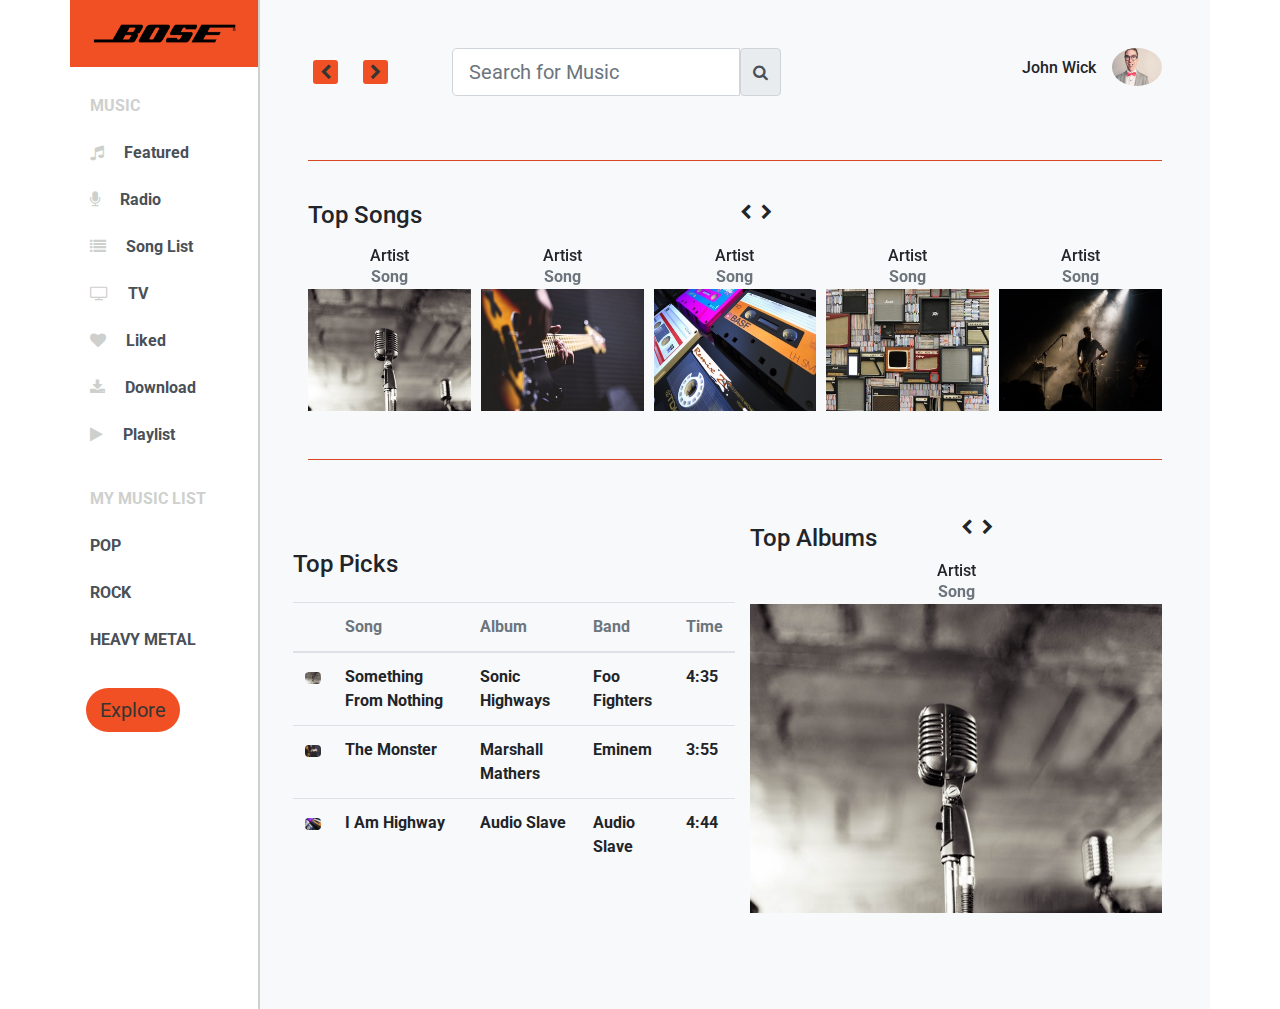
<file: index.html>
<!DOCTYPE html>
<html lang="en">

<head>
  <title>Music App</title>
  <!-- Required meta tags -->
  <meta charset="utf-8" />
  <meta name="viewport" content="width=device-width, initial-scale=1, shrink-to-fit=no" />

  <!-- Bootstrap CSS -->
  <link rel="stylesheet" href="css/bootstrap.min.css" />
  <!-- main.css -->
  <link rel="stylesheet" href="css/main.css" />
  <!-- font awesome -->
  <link rel="stylesheet" href="font-awesome-4.7.0/css/font-awesome.min.css" />
  <!-- google fonts -->
  <link href="https://fonts.googleapis.com/css?family=Roboto" rel="stylesheet" />
  <!-- owl carousel -->
  <link rel="stylesheet" href="owl/owl.carousel.min.css" />
  <link rel="stylesheet" href="owl/owl.theme.default.min.css" />
</head>

<body>

  <!--NAVBAR SECTION-->
  <div class="container">
    <div class="row">
      <!--Side Bar-->
      <div class="col-md-3 col-lg-2 order-2 order-md-1 col-10 mx-auto d-flex flex-column no-padding sidebar ">


        <!--Music Col-->
        <div class="music mt-0">
          <ul class="list-group list-group-flush">
            <div class="list-group-item nav-logo py-2">
              <img src="images/logo.png" alt="logo" class="img-fluid my-3" width="300">
            </div>
            <div class="list-group-item text-uppercase nav-color mt-3">music</div>
            <a href="#" class="list-group-item list-group-item-action text-capitalize">
              <i class="fa fa-music mr-3 nav-color"></i>
              featured
            </a>
            <a href="#" class="list-group-item list-group-item-action text-capitalize">
              <i class="fa fa-microphone mr-3 nav-color"></i>
              radio
            </a>

            <a href="#" class="list-group-item list-group-item-action text-capitalize">
              <i class="fa fa-list mr-3 nav-color"></i>
              song list
            </a>
            <a href="#" class="list-group-item list-group-item-action text-uppercase">
              <i class="fa fa-tv mr-3 nav-color"></i>
              tv
            </a>
            <a href="#" class="list-group-item list-group-item-action text-capitalize">
              <i class="fa fa-heart mr-3 nav-color"></i>
              liked
            </a>
            <a href="#" class="list-group-item list-group-item-action text-capitalize">
              <i class="fa fa-download mr-3 nav-color"></i>
              download
            </a>
            <a href="#" class="list-group-item list-group-item-action text-capitalize">
              <i class="fa fa-play mr-3 nav-color"></i>
              playlist
            </a>
          </ul>
        </div>
        <!--End of Music Col-->

        <!--My Music Section-->
        <!--My Music List-->
        <div class="my-music-list">
          <ul class="list-group list-group-flush">
            <div class="list-group-item text-uppercase nav-color mt-3">
              my music list
            </div>
            <a href="" class="list-group-item list-group-item-action text-uppercase">
              pop
            </a>
            <a href="" class="list-group-item list-group-item-action text-uppercase">
              rock
            </a>
            <a href="" class="list-group-item list-group-item-action text-uppercase">
              heavy metal
            </a>

          </ul>
          <a href="#" class="btn nav-btn w-50 mt-4 mx-3 d-block text-capitalize">explore</a>
        </div>
        <!--End of My Music List-->
        <!--End of My Music Section-->
      </div>
      <!--End of Side Bar-->


      <!--MAIN CONTAIN SECTION-->
      <div class="col-md-9 col-lg-10 order-1 order-md-2 content bg-light p-5">
        <!--Main Row-->
        <div class="row">
          <div class="col d-flex flex-wrap justify-content-between pb-5">
            <!--Nav Search-->
            <div class="nav-search d-flex flex-wrap">
              <div class="nav-icons mr-5 align-self-center">
                <a href="index.html" class=""><i class="fa fa-chevron-left icon mr-3"></i></a>
                <a href="second.html" class=""><i class="fa fa-chevron-right icon mr-3"></i></a>
              </div>
              <!--End of Nav Search-->

              <!--Form-->
              <form>
                <div class="input-group">
                  <input type="text" class="form-control form-control-lg" placeholder="Search for Music">
                  <span class="input-group-text">
                    <i class="fa fa-search"></i>
                  </span>
                </div>
              </form>
              <!--End of Form-->
            </div>
            <!--End of Nav Search-->

            <!--Avatar-->
            <div class="avatar-icon d-flex flex-wrap">
              <h6 class="mr-3 align-self-center">John Wick</h6>
              <a href="#"><img src="images/team-1.jpg" alt="team member" class="img-fluid rounded-circle"
                  width="50"></a>
            </div>
            <!--End of Avatar-->

          </div>
        </div>
        <!--End of Main Row-->
        <hr>
        <!--Pictures Navigation-->
        <div class="row">
          <div class="col pt-4 pb-2">
            <h4 class="text-capitalize">
              top songs
            </h4>
          </div>
        </div>
        <!--End of Pictures Navigation-->

        <!--Pictures Row-->
        <div class="row mb-5">
          <div class="col-12">
            <div id="top-songs" class="owl-carousel owl-theme">
              <div class="item text-center text-capitalize">
                <h6 class="mb-0 ">artist</h6>
                <p class="text-muted mb-0">song</p>
                <div class="img-container">
                  <img src="images/music-1.jpeg" alt="music" class="img-fluid">
                  <a href="#" class=""><i class="fa fa-music"></i></a>
                </div>
              </div>
              <div class="item text-center text-capitalize">
                <h6 class="mb-0 ">artist</h6>
                <p class="text-muted mb-0">song</p>
                <div class="img-container">
                  <img src="images/music-2.jpeg" alt="music" class="img-fluid">
                  <a href="#" class=""><i class="fa fa-music"></i></a>
                </div>
              </div>
              <div class="item text-center text-capitalize">
                <h6 class="mb-0 ">artist</h6>
                <p class="text-muted mb-0">song</p>
                <div class="img-container">
                  <img src="images/music-3.jpeg" alt="music" class="img-fluid">
                  <a href="#" class=""><i class="fa fa-music"></i></a>
                </div>
              </div>
              <div class="item text-center text-capitalize">
                <h6 class="mb-0 ">artist</h6>
                <p class="text-muted mb-0">song</p>
                <div class="img-container">
                  <img src="images/music-4.jpeg" alt="music" class="img-fluid">
                  <a href="#" class=""><i class="fa fa-music"></i></a>
                </div>
              </div>
              <div class="item text-center text-capitalize">
                <h6 class="mb-0 ">artist</h6>
                <p class="text-muted mb-0">song</p>
                <div class="img-container">
                  <img src="images/music-5.jpeg" alt="music" class="img-fluid">
                  <a href="#" class=""><i class="fa fa-music"></i></a>
                </div>
              </div>
              <div class="item text-center text-capitalize">
                <h6 class="mb-0 ">artist</h6>
                <p class="text-muted mb-0">song</p>
                <div class="img-container">
                  <img src="images/music-1.jpeg" alt="music" class="img-fluid">
                  <a href="#" class=""><i class="fa fa-music"></i></a>
                </div>
              </div>
              <div class="item text-center text-capitalize">
                <h6 class="mb-0 ">artist</h6>
                <p class="text-muted mb-0">song</p>
                <div class="img-container">
                  <img src="images/music-2.jpeg" alt="music" class="img-fluid">
                  <a href="#" class=""><i class="fa fa-music"></i></a>
                </div>
              </div>

            </div>
          </div>
        </div>
        <hr>
        <!--End of Pictures Row-->


        <!--Table and Side Pictures Section-->
        <div class="row align-items-center">
          <div class="col-lg-6 no-padding my-5">

            <div class="d-flex justify-content-between mb-3">
              <h4 class="align-self-center text-capitalize">top picks</h4>
            </div>
            <!--End of Title-->
            <!--Table-->
            <table class="table table-hover">
              <thead>
                <tr class="text-capitalize">
                  <th scope="col"></th>
                  <th scope="col" class="text-muted">song</th>
                  <th scope="col" class="text-muted">album</th>
                  <th scope="col" class="text-muted">band</th>
                  <th scope="col" class="text-muted">time</th>
                </tr>
              </thead>
              <tbody>
                <tr class="text-capitalize">
                  <th scope="row">
                    <img src="images/music-1.jpeg" alt="music" class="img-fluid rounded" width="50">
                  </th>
                  <td>something from nothing</td>
                  <td>sonic highways</td>
                  <td>foo fighters</td>
                  <td>4:35</td>
                </tr>
                <tr class="text-capitalize">
                  <th scope="row">
                    <img src="images/music-2.jpeg" alt="music" class="img-fluid rounded" width="50">
                  </th>
                  <td>the monster</td>
                  <td>marshall mathers</td>
                  <td>eminem</td>
                  <td>3:55</td>
                </tr>
                <tr class="text-capitalize">
                  <th scope="row">
                    <img src="images/music-3.jpeg" alt="music" class="img-fluid rounded" width="50">
                  </th>
                  <td>i am highway</td>
                  <td>audio slave</td>
                  <td>audio slave</td>
                  <td>4:44</td>
                </tr>
              </tbody>

            </table>
          </div>
          <!--End of Table-->
          <div class="col-lg-6 my-5">
            <h4 class="text-capitalize">top albums</h4>
            <div id="top-albums" class="owl-carousel owl-theme">
              <div class="item text-center text-capitalize">
                <h6 class="mb-0 ">artist</h6>
                <p class="text-muted mb-0">song</p>
                <div class="img-container">
                  <img src="images/music-1.jpeg" alt="music" class="img-fluid">
                  <a href="#" class=""><i class="fa fa-music"></i></a>
                </div>
              </div>
              <div class="item text-center text-capitalize">
                <h6 class="mb-0 ">artist</h6>
                <p class="text-muted mb-0">song</p>
                <div class="img-container">
                  <img src="images/music-2.jpeg" alt="music" class="img-fluid">
                  <a href="#" class=""><i class="fa fa-music"></i></a>
                </div>
              </div>
              <div class="item text-center text-capitalize">
                <h6 class="mb-0 ">artist</h6>
                <p class="text-muted mb-0">song</p>
                <div class="img-container">
                  <img src="images/music-3.jpeg" alt="music" class="img-fluid">
                  <a href="#" class=""><i class="fa fa-music"></i></a>
                </div>
              </div>
              <div class="item text-center text-capitalize">
                <h6 class="mb-0 ">artist</h6>
                <p class="text-muted mb-0">song</p>
                <div class="img-container">
                  <img src="images/music-4.jpeg" alt="music" class="img-fluid">
                  <a href="#" class=""><i class="fa fa-music"></i></a>
                </div>
              </div>
              <div class="item text-center text-capitalize">
                <h6 class="mb-0 ">artist</h6>
                <p class="text-muted mb-0">song</p>
                <div class="img-container">
                  <img src="images/music-5.jpeg" alt="music" class="img-fluid">
                  <a href="#" class=""><i class="fa fa-music"></i></a>
                </div>
              </div>
              <div class="item text-center text-capitalize">
                <h6 class="mb-0 ">artist</h6>
                <p class="text-muted mb-0">song</p>
                <div class="img-container">
                  <img src="images/music-1.jpeg" alt="music" class="img-fluid">
                  <a href="#" class=""><i class="fa fa-music"></i></a>
                </div>
              </div>
              <div class="item text-center text-capitalize">
                <h6 class="mb-0 ">artist</h6>
                <p class="text-muted mb-0">song</p>
                <div class="img-container">
                  <img src="images/music-2.jpeg" alt="music" class="img-fluid">
                  <a href="#" class=""><i class="fa fa-music"></i></a>
                </div>
              </div>

            </div>
          </div>
        </div>

      </div>
    </div>
    <!--End of Table and Side Pictures Section-->

  </div>
  <!--END OF MAIN CONTAIN SECTION-->

  </div>
  </div>
  <!--END OF NAVBAR SECTION-->











  <!-- Optional JavaScript -->
  <!-- jQuery first, then Popper.js, then Bootstrap JS -->
  <script src="js/jquery-3.3.1.min.js"></script>
  <script src="js/bootstrap.min.js"></script>

  <!-- owl carousel -->
  <script src="owl/owl.carousel.min.js"></script>
  <script src="owl/owl.js"></script>
</body>

</html>
</file>
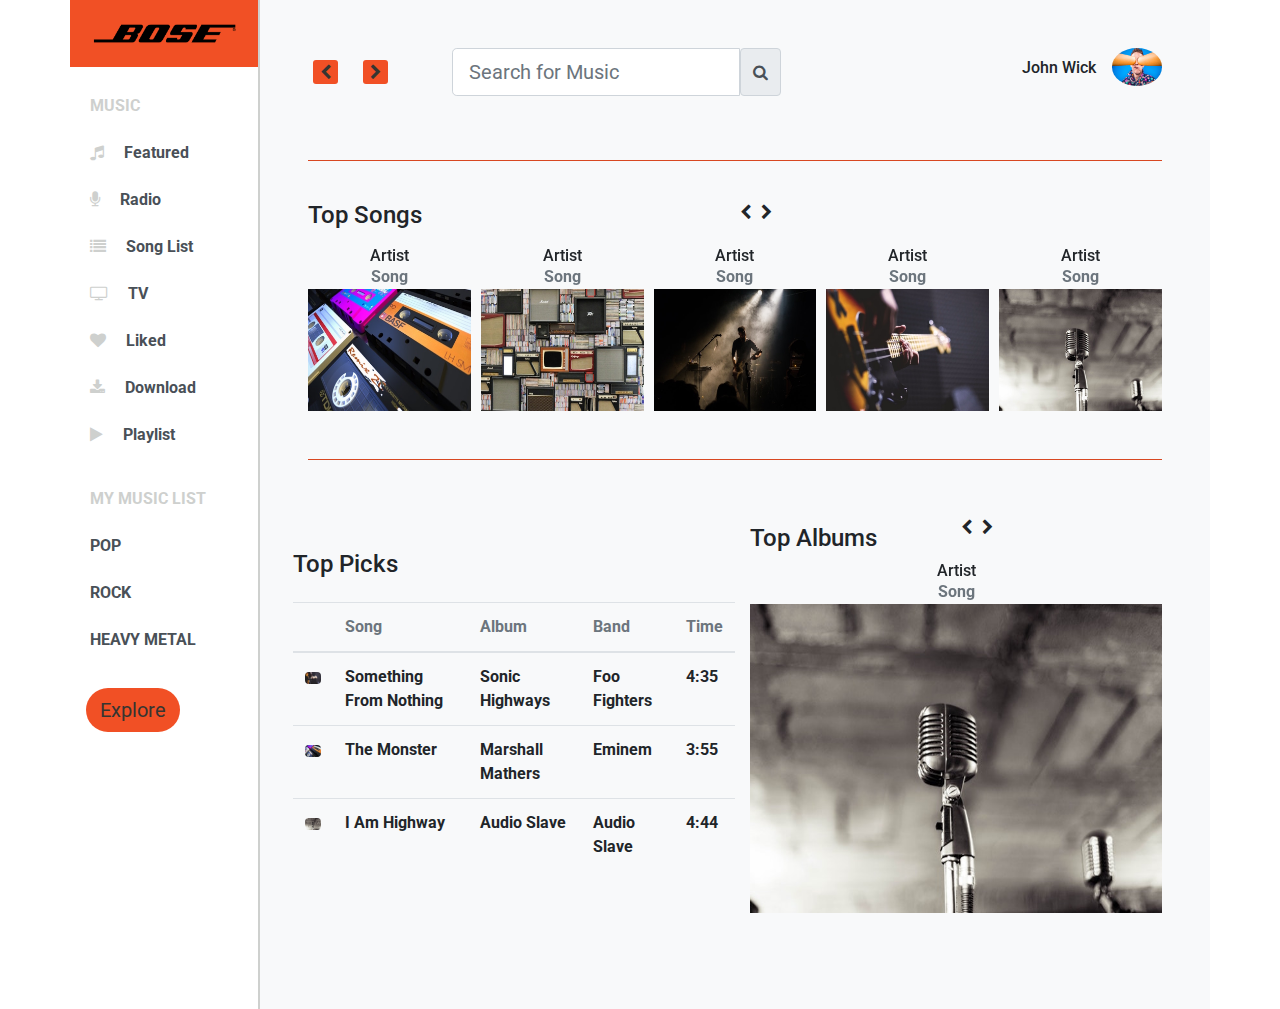
<file: second.html>
<!DOCTYPE html>
<html lang="en">

<head>
 <title>Music App</title>
 <!-- Required meta tags -->
 <meta charset="utf-8" />
 <meta name="viewport" content="width=device-width, initial-scale=1, shrink-to-fit=no" />

 <!-- Bootstrap CSS -->
 <link rel="stylesheet" href="css/bootstrap.min.css" />
 <!-- main.css -->
 <link rel="stylesheet" href="css/main.css" />
 <!-- font awesome -->
 <link rel="stylesheet" href="font-awesome-4.7.0/css/font-awesome.min.css" />
 <!-- google fonts -->
 <link href="https://fonts.googleapis.com/css?family=Roboto" rel="stylesheet" />
 <!-- owl carousel -->
 <link rel="stylesheet" href="owl/owl.carousel.min.css" />
 <link rel="stylesheet" href="owl/owl.theme.default.min.css" />
</head>

<body>

 <!--NAVBAR SECTION-->
 <div class="container">
  <div class="row">
   <!--Side Bar-->
   <div class="col-md-3 col-lg-2 order-2 order-md-1 col-10 mx-auto d-flex flex-column no-padding sidebar ">


    <!--Music Col-->
    <div class="music mt-0">
     <ul class="list-group list-group-flush">
      <div class="list-group-item nav-logo py-2">
       <img src="images/logo.png" alt="logo" class="img-fluid my-3" width="300">
      </div>
      <div class="list-group-item text-uppercase nav-color mt-3">music</div>
      <a href="#" class="list-group-item list-group-item-action text-capitalize">
       <i class="fa fa-music mr-3 nav-color"></i>
       featured
      </a>
      <a href="#" class="list-group-item list-group-item-action text-capitalize">
       <i class="fa fa-microphone mr-3 nav-color"></i>
       radio
      </a>

      <a href="#" class="list-group-item list-group-item-action text-capitalize">
       <i class="fa fa-list mr-3 nav-color"></i>
       song list
      </a>
      <a href="#" class="list-group-item list-group-item-action text-uppercase">
       <i class="fa fa-tv mr-3 nav-color"></i>
       tv
      </a>
      <a href="#" class="list-group-item list-group-item-action text-capitalize">
       <i class="fa fa-heart mr-3 nav-color"></i>
       liked
      </a>
      <a href="#" class="list-group-item list-group-item-action text-capitalize">
       <i class="fa fa-download mr-3 nav-color"></i>
       download
      </a>
      <a href="#" class="list-group-item list-group-item-action text-capitalize">
       <i class="fa fa-play mr-3 nav-color"></i>
       playlist
      </a>
     </ul>
    </div>
    <!--End of Music Col-->

    <!--My Music Section-->
    <!--My Music List-->
    <div class="my-music-list">
     <ul class="list-group list-group-flush">
      <div class="list-group-item text-uppercase nav-color mt-3">
       my music list
      </div>
      <a href="" class="list-group-item list-group-item-action text-uppercase">
       pop
      </a>
      <a href="" class="list-group-item list-group-item-action text-uppercase">
       rock
      </a>
      <a href="" class="list-group-item list-group-item-action text-uppercase">
       heavy metal
      </a>

     </ul>
     <a href="#" class="btn nav-btn w-50 mt-4 mx-3 d-block text-capitalize">explore</a>
    </div>
    <!--End of My Music List-->
    <!--End of My Music Section-->
   </div>
   <!--End of Side Bar-->


   <!--MAIN CONTAIN SECTION-->
   <div class="col-md-9 col-lg-10 order-1 order-md-2 content bg-light p-5">
    <!--Main Row-->
    <div class="row">
     <div class="col d-flex flex-wrap justify-content-between pb-5">
      <!--Nav Search-->
      <div class="nav-search d-flex flex-wrap">
       <div class="nav-icons mr-5 align-self-center">
        <a href="index.html" class=""><i class="fa fa-chevron-left icon mr-3"></i></a>
        <a href="third.html" class=""><i class="fa fa-chevron-right icon mr-3"></i></a>
       </div>
       <!--End of Nav Search-->

       <!--Form-->
       <form>
        <div class="input-group">
         <input type="text" class="form-control form-control-lg" placeholder="Search for Music">
         <span class="input-group-text">
          <i class="fa fa-search"></i>
         </span>
        </div>
       </form>
       <!--End of Form-->
      </div>
      <!--End of Nav Search-->

      <!--Avatar-->
      <div class="avatar-icon d-flex flex-wrap">
       <h6 class="mr-3 align-self-center">John Wick</h6>
       <a href="#"><img src="images/team-2.jpg" alt="team member" class="img-fluid rounded-circle" width="50"></a>
      </div>
      <!--End of Avatar-->

     </div>
    </div>
    <!--End of Main Row-->
    <hr>
    <!--Pictures Navigation-->
    <div class="row">
     <div class="col pt-4 pb-2">
      <h4 class="text-capitalize">
       top songs
      </h4>
     </div>
    </div>
    <!--End of Pictures Navigation-->

    <!--Pictures Row-->
    <div class="row mb-5">
     <div class="col-12">
      <div id="top-songs" class="owl-carousel owl-theme">
       <div class="item text-center text-capitalize">
        <h6 class="mb-0 ">artist</h6>
        <p class="text-muted mb-0">song</p>
        <div class="img-container">
         <img src="images/music-3.jpeg" alt="music" class="img-fluid">
         <a href="#" class=""><i class="fa fa-music"></i></a>
        </div>
       </div>
       <div class="item text-center text-capitalize">
        <h6 class="mb-0 ">artist</h6>
        <p class="text-muted mb-0">song</p>
        <div class="img-container">
         <img src="images/music-4.jpeg" alt="music" class="img-fluid">
         <a href="#" class=""><i class="fa fa-music"></i></a>
        </div>
       </div>
       <div class="item text-center text-capitalize">
        <h6 class="mb-0 ">artist</h6>
        <p class="text-muted mb-0">song</p>
        <div class="img-container">
         <img src="images/music-5.jpeg" alt="music" class="img-fluid">
         <a href="#" class=""><i class="fa fa-music"></i></a>
        </div>
       </div>
       <div class="item text-center text-capitalize">
        <h6 class="mb-0 ">artist</h6>
        <p class="text-muted mb-0">song</p>
        <div class="img-container">
         <img src="images/music-2.jpeg" alt="music" class="img-fluid">
         <a href="#" class=""><i class="fa fa-music"></i></a>
        </div>
       </div>
       <div class="item text-center text-capitalize">
        <h6 class="mb-0 ">artist</h6>
        <p class="text-muted mb-0">song</p>
        <div class="img-container">
         <img src="images/music-1.jpeg" alt="music" class="img-fluid">
         <a href="#" class=""><i class="fa fa-music"></i></a>
        </div>
       </div>
       <div class="item text-center text-capitalize">
        <h6 class="mb-0 ">artist</h6>
        <p class="text-muted mb-0">song</p>
        <div class="img-container">
         <img src="images/music-1.jpeg" alt="music" class="img-fluid">
         <a href="#" class=""><i class="fa fa-music"></i></a>
        </div>
       </div>
       <div class="item text-center text-capitalize">
        <h6 class="mb-0 ">artist</h6>
        <p class="text-muted mb-0">song</p>
        <div class="img-container">
         <img src="images/music-2.jpeg" alt="music" class="img-fluid">
         <a href="#" class=""><i class="fa fa-music"></i></a>
        </div>
       </div>

      </div>
     </div>
    </div>
    <hr>
    <!--End of Pictures Row-->


    <!--Table and Side Pictures Section-->
    <div class="row align-items-center">
     <div class="col-lg-6 no-padding my-5">

      <div class="d-flex justify-content-between mb-3">
       <h4 class="align-self-center text-capitalize">top picks</h4>
      </div>
      <!--End of Title-->
      <!--Table-->
      <table class="table table-hover">
       <thead>
        <tr class="text-capitalize">
         <th scope="col"></th>
         <th scope="col" class="text-muted">song</th>
         <th scope="col" class="text-muted">album</th>
         <th scope="col" class="text-muted">band</th>
         <th scope="col" class="text-muted">time</th>
        </tr>
       </thead>
       <tbody>
        <tr class="text-capitalize">
         <th scope="row">
          <img src="images/music-2.jpeg" alt="music" class="img-fluid rounded" width="50">
         </th>
         <td>something from nothing</td>
         <td>sonic highways</td>
         <td>foo fighters</td>
         <td>4:35</td>
        </tr>
        <tr class="text-capitalize">
         <th scope="row">
          <img src="images/music-3.jpeg" alt="music" class="img-fluid rounded" width="50">
         </th>
         <td>the monster</td>
         <td>marshall mathers</td>
         <td>eminem</td>
         <td>3:55</td>
        </tr>
        <tr class="text-capitalize">
         <th scope="row">
          <img src="images/music-1.jpeg" alt="music" class="img-fluid rounded" width="50">
         </th>
         <td>i am highway</td>
         <td>audio slave</td>
         <td>audio slave</td>
         <td>4:44</td>
        </tr>
       </tbody>

      </table>
     </div>
     <!--End of Table-->
     <div class="col-lg-6 my-5">
      <h4 class="text-capitalize">top albums</h4>
      <div id="top-albums" class="owl-carousel owl-theme">
       <div class="item text-center text-capitalize">
        <h6 class="mb-0 ">artist</h6>
        <p class="text-muted mb-0">song</p>
        <div class="img-container">
         <img src="images/music-1.jpeg" alt="music" class="img-fluid">
         <a href="#" class=""><i class="fa fa-music"></i></a>
        </div>
       </div>
       <div class="item text-center text-capitalize">
        <h6 class="mb-0 ">artist</h6>
        <p class="text-muted mb-0">song</p>
        <div class="img-container">
         <img src="images/music-2.jpeg" alt="music" class="img-fluid">
         <a href="#" class=""><i class="fa fa-music"></i></a>
        </div>
       </div>
       <div class="item text-center text-capitalize">
        <h6 class="mb-0 ">artist</h6>
        <p class="text-muted mb-0">song</p>
        <div class="img-container">
         <img src="images/music-3.jpeg" alt="music" class="img-fluid">
         <a href="#" class=""><i class="fa fa-music"></i></a>
        </div>
       </div>
       <div class="item text-center text-capitalize">
        <h6 class="mb-0 ">artist</h6>
        <p class="text-muted mb-0">song</p>
        <div class="img-container">
         <img src="images/music-4.jpeg" alt="music" class="img-fluid">
         <a href="#" class=""><i class="fa fa-music"></i></a>
        </div>
       </div>
       <div class="item text-center text-capitalize">
        <h6 class="mb-0 ">artist</h6>
        <p class="text-muted mb-0">song</p>
        <div class="img-container">
         <img src="images/music-5.jpeg" alt="music" class="img-fluid">
         <a href="#" class=""><i class="fa fa-music"></i></a>
        </div>
       </div>
       <div class="item text-center text-capitalize">
        <h6 class="mb-0 ">artist</h6>
        <p class="text-muted mb-0">song</p>
        <div class="img-container">
         <img src="images/music-1.jpeg" alt="music" class="img-fluid">
         <a href="#" class=""><i class="fa fa-music"></i></a>
        </div>
       </div>
       <div class="item text-center text-capitalize">
        <h6 class="mb-0 ">artist</h6>
        <p class="text-muted mb-0">song</p>
        <div class="img-container">
         <img src="images/music-2.jpeg" alt="music" class="img-fluid">
         <a href="#" class=""><i class="fa fa-music"></i></a>
        </div>
       </div>

      </div>
     </div>
    </div>

   </div>
  </div>
  <!--End of Table and Side Pictures Section-->

 </div>
 <!--END OF MAIN CONTAIN SECTION-->

 </div>
 </div>
 <!--END OF NAVBAR SECTION-->











 <!-- Optional JavaScript -->
 <!-- jQuery first, then Popper.js, then Bootstrap JS -->
 <script src="js/jquery-3.3.1.min.js"></script>
 <script src="js/bootstrap.min.js"></script>

 <!-- owl carousel -->
 <script src="owl/owl.carousel.min.js"></script>
 <script src="owl/owl.js"></script>
</body>

</html>
</file>
<file: css/main.css>
body {
 font-family: "Roboto", sans-serif;
 font-weight: bolder;
}

hr {
 background-color: #F15025;
}

/* Sidebar Section */
.nav-logo {
 background-color: #F15025
}

.no-padding {
 padding: 0;
}

.sidebar {
 border-right: 2px solid #CED0CE;
 background-color: #fff;
}

.sidebar .list-group-item {
 border: none;
}

.nav-color {
 color: #CED0CE;
}

.sidebar .nav-btn {
 border-radius: 30px;
 font-size: 20px;
 background-color: #F15025;
 color: #353531;
}

.sidebar .nav-btn:hover {
 background-color: #353531;
 color: #F15025 !important;
}

/* Main Content */

.owl-item .img-container {
 position: relative;
 background: linear-gradient(rgba(0, 0, 0, 0.9), rgba(0, 0, 0, 0.9));
 overflow: hidden;
}

.owl-item .fa {
 position: absolute;
 top: 50%;
 left: 50%;
 transform: translate(-50%, -50%);
 font-size: 50px;
 color: #fff;
 padding: 10px;
 border: 1px solid #fff;
 border-radius: 50%;
 visibility: hidden;
}

.owl-item img {
 transition: transform 4s ease-in-out;
}

.owl-item:hover img {
 opacity: 0.5;
 transform: scale(1.3);
}

.owl-item:hover .fa {
 visibility: visible;
 background-color: rgba(206, 208, 206, 0.5);
}

.icon {
 color: #353531;
 font-size: 14px;
 margin: 5px;
 padding: 4px 7px;
 background: #F15025;
 display: inline-block;
 cursor: pointer;
 border-radius: 3px
}

.icon:hover {
 background: #869791;
 color: #fff;
 text-decoration: none;
}
</file>
